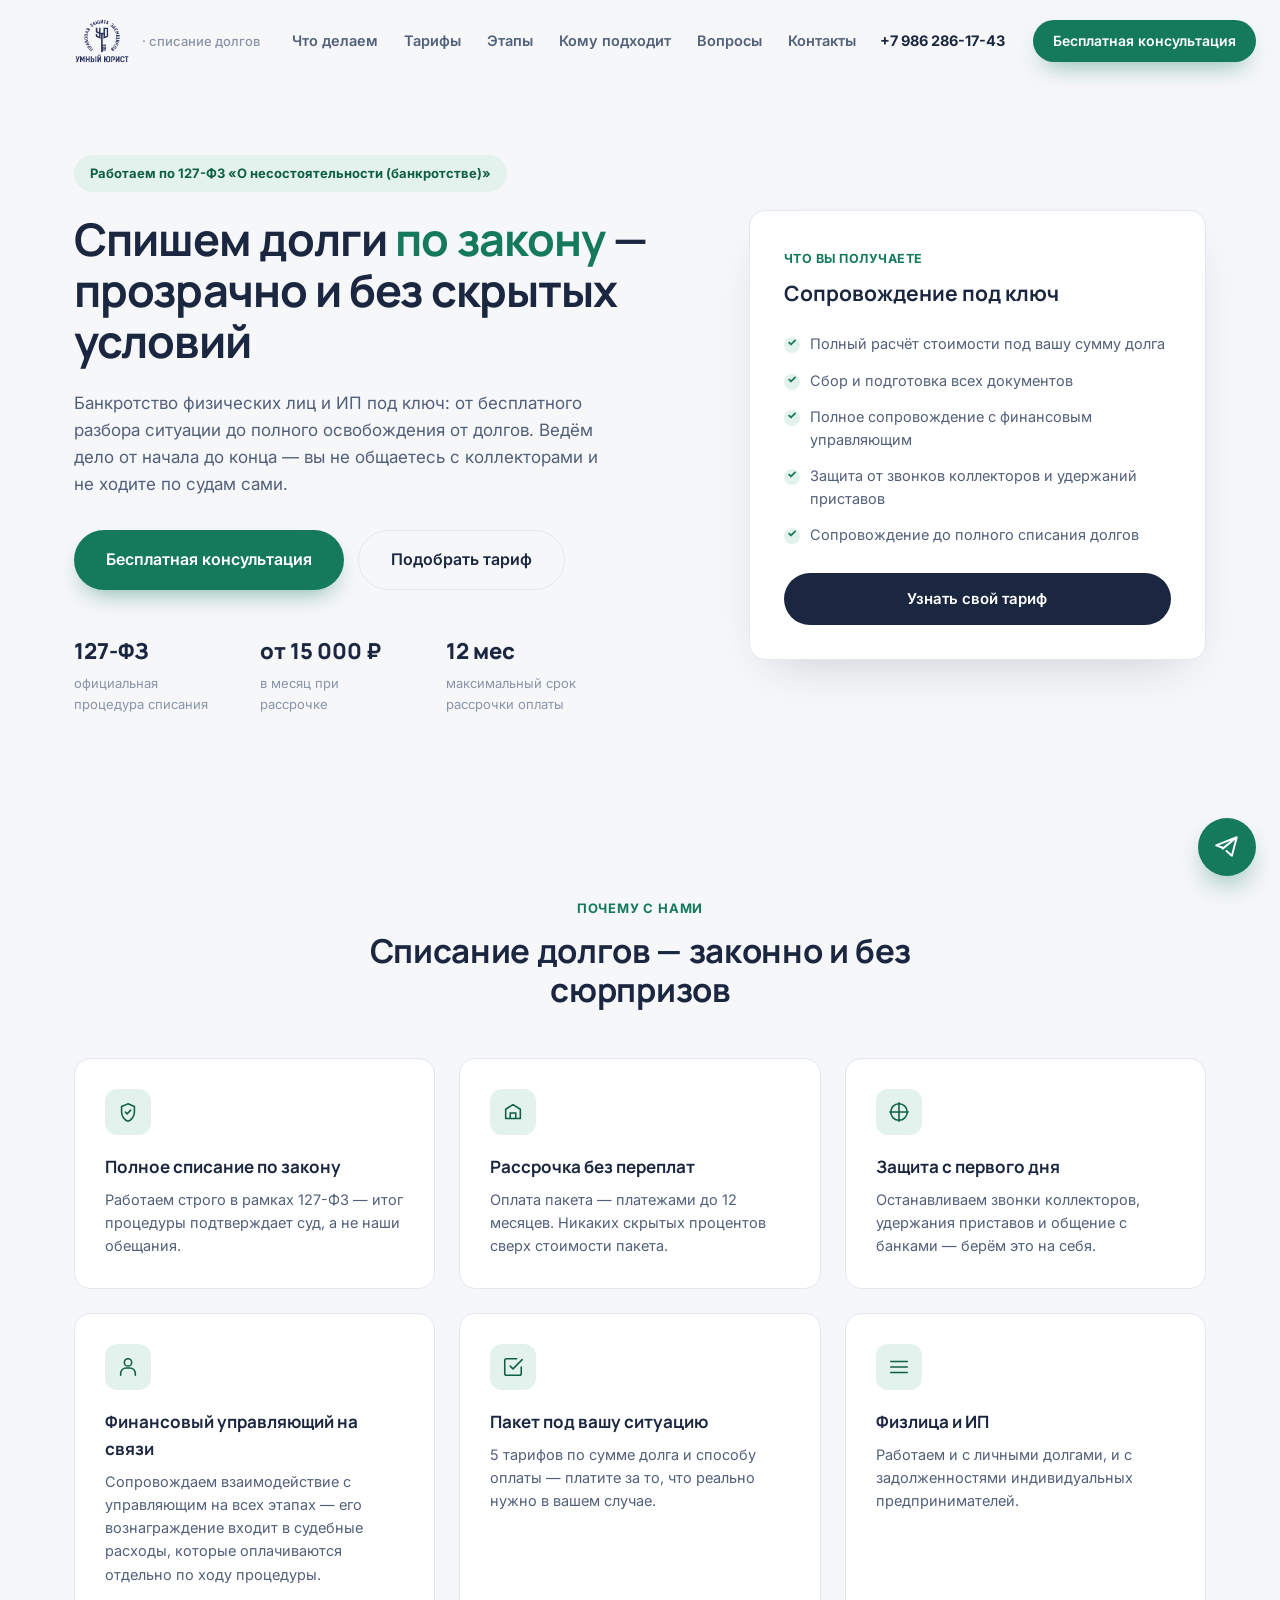
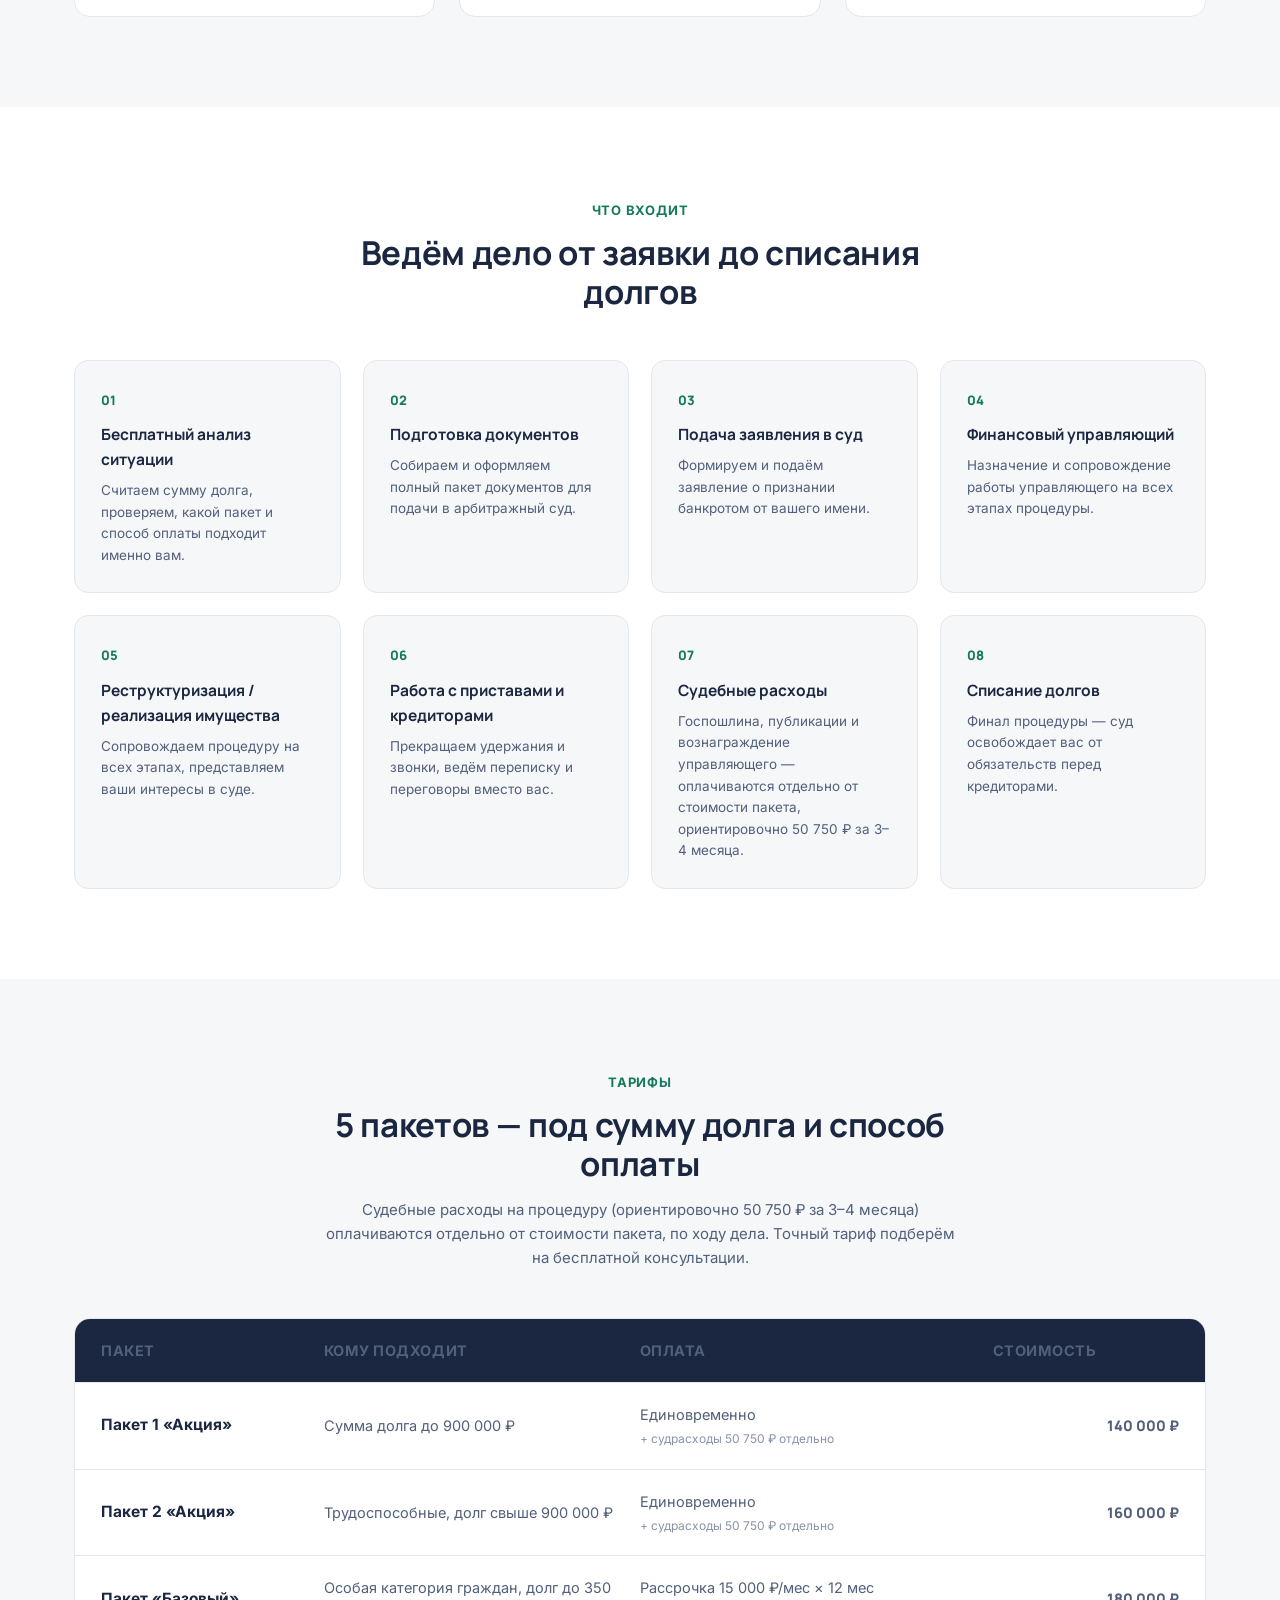
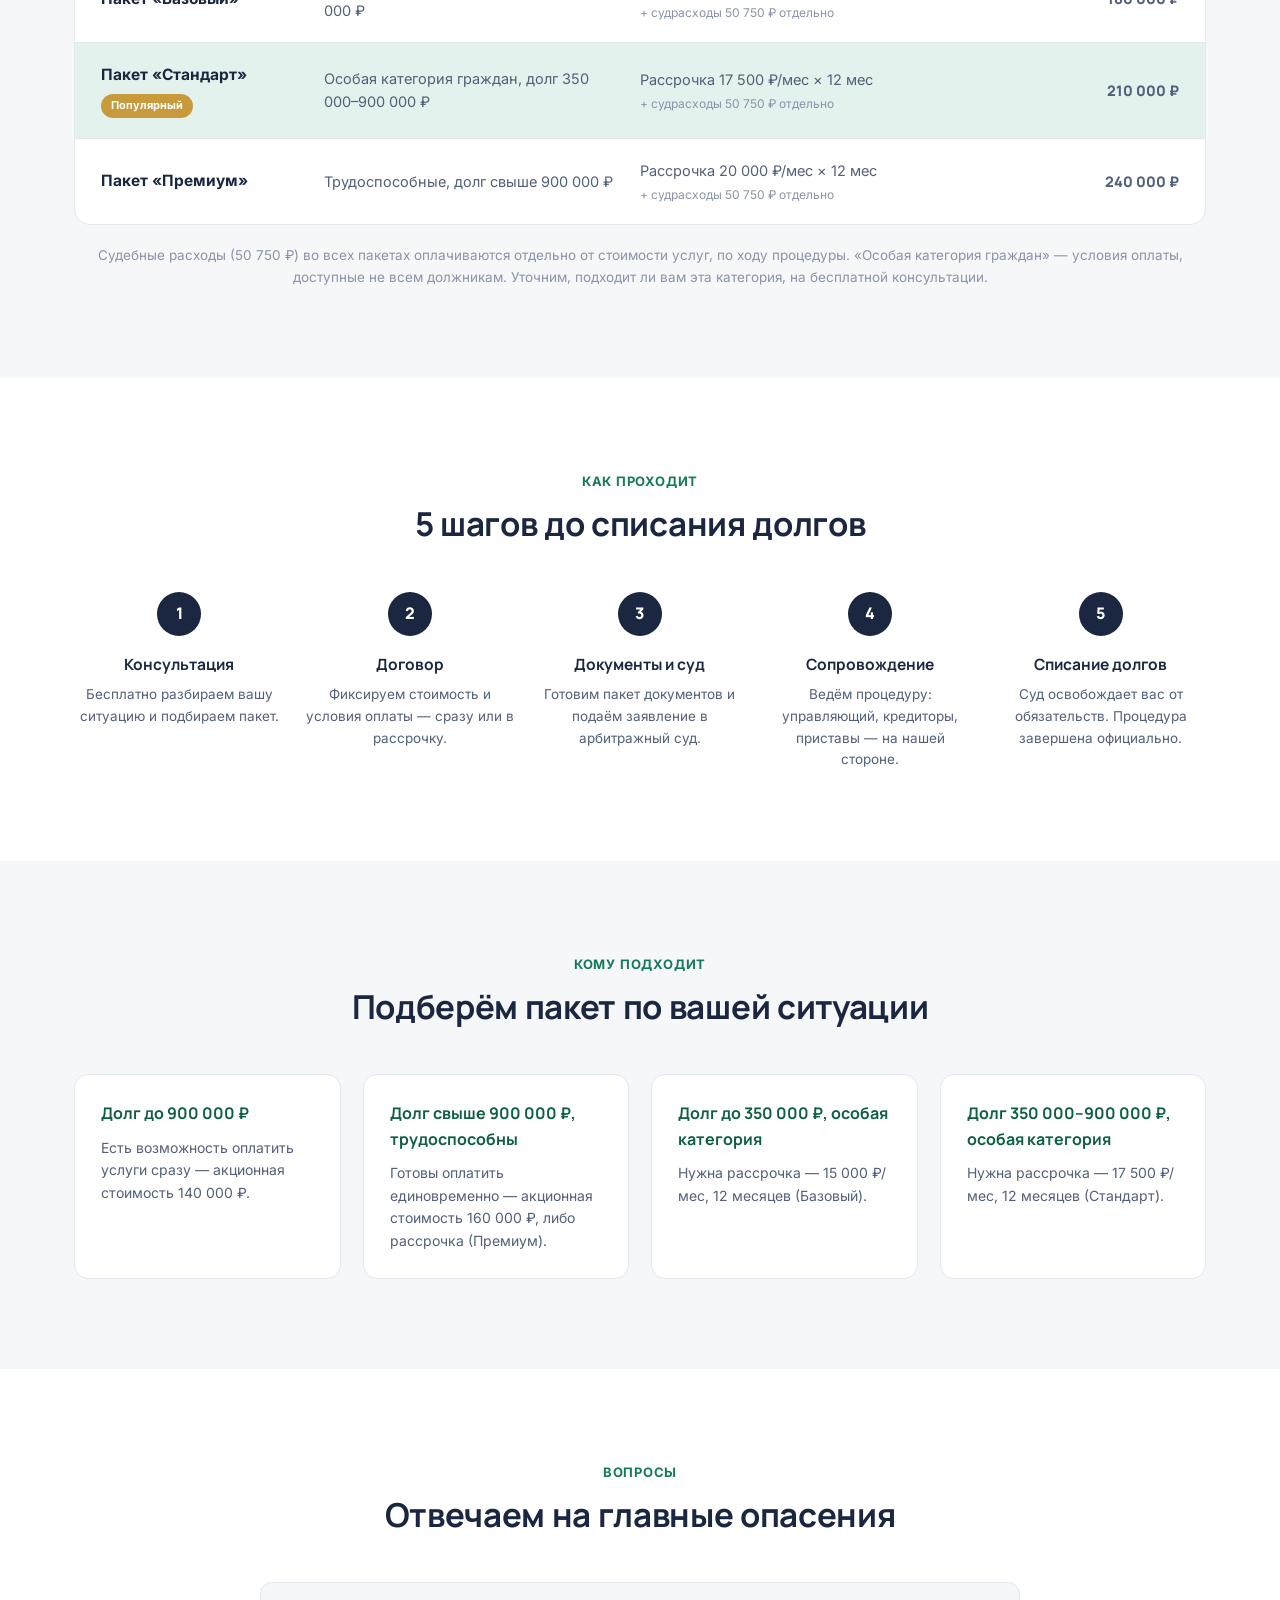
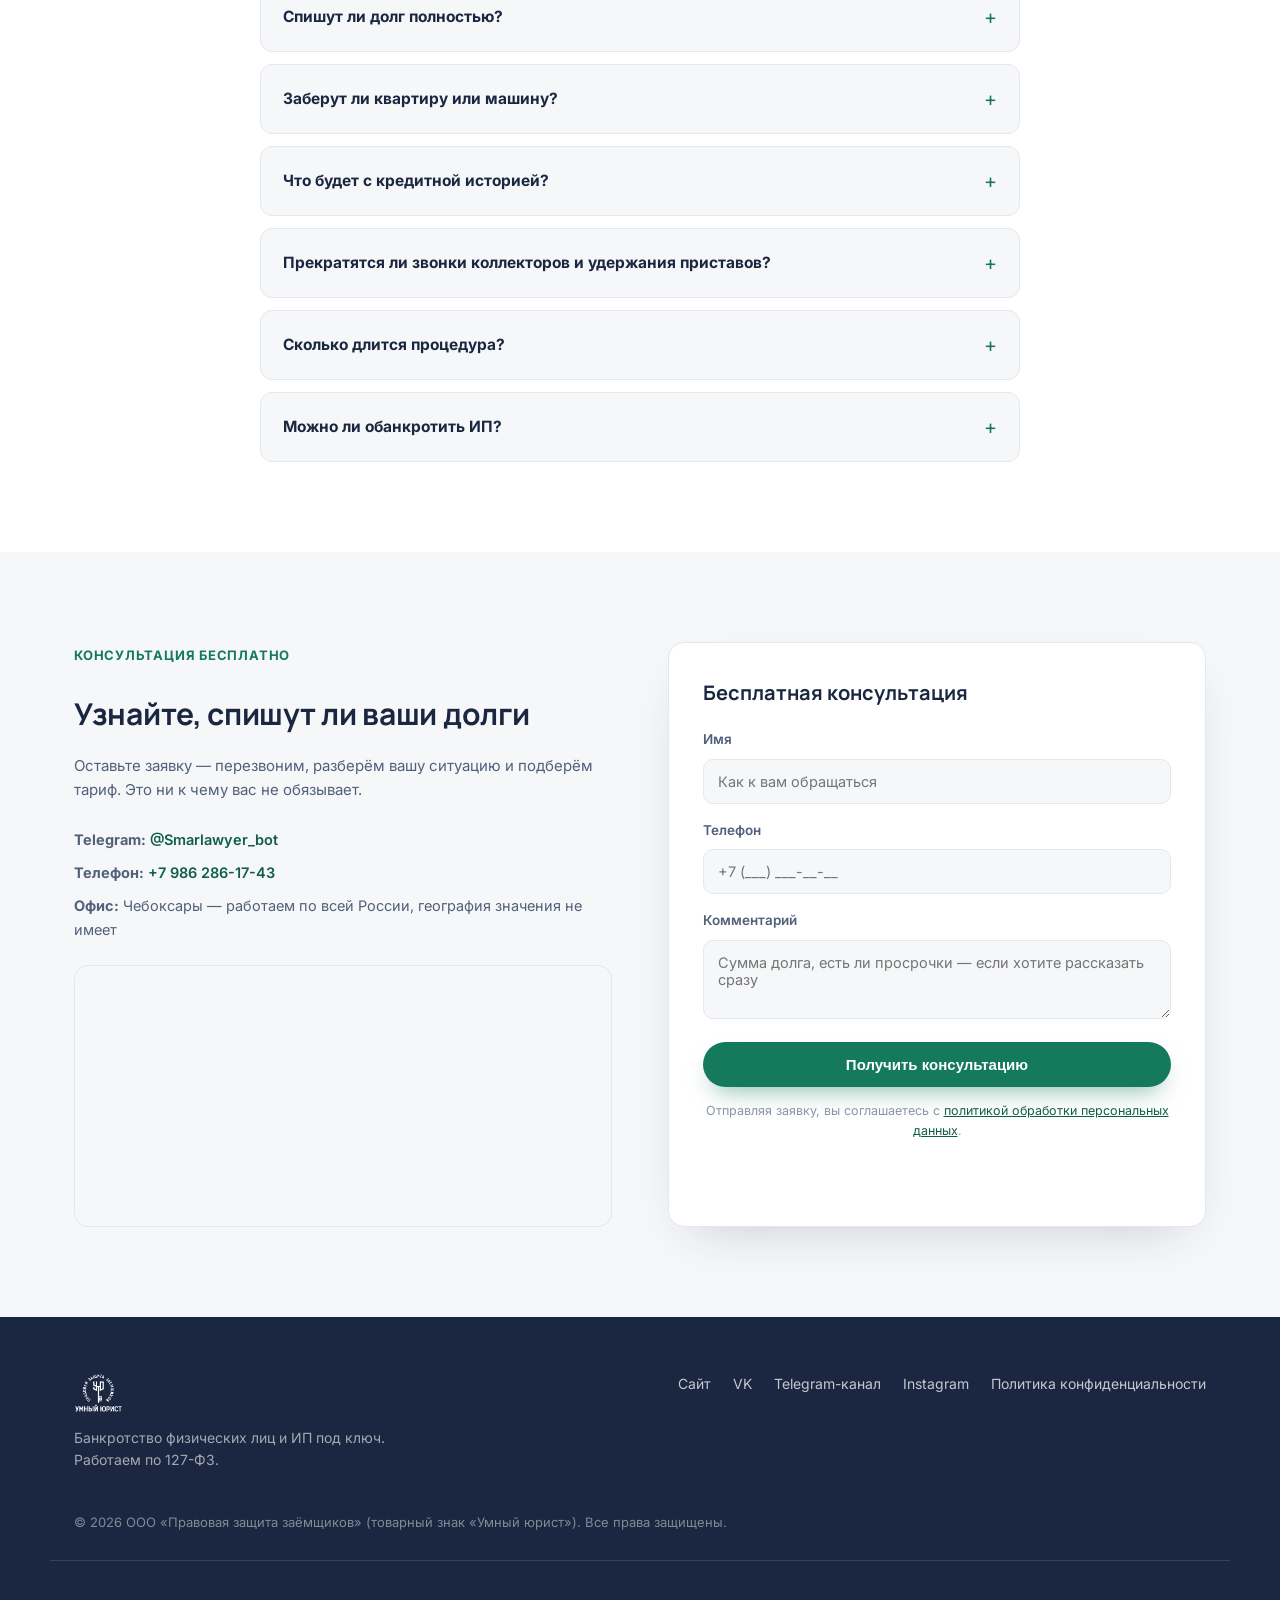
<file: index.html>
<!DOCTYPE html>
<html lang="ru">
<head>
<meta charset="UTF-8">
<meta name="viewport" content="width=device-width, initial-scale=1.0">
<title>Умный юрист — банкротство физических лиц и ИП под ключ</title>
<meta name="description" content="Законное списание долгов по 127-ФЗ. Банкротство физлиц и ИП под ключ: сбор документов, суд, финансовый управляющий, защита от коллекторов и приставов. Оплата единовременно или в рассрочку.">
<link rel="preconnect" href="https://fonts.googleapis.com">
<link rel="preconnect" href="https://fonts.gstatic.com" crossorigin>
<link href="https://fonts.googleapis.com/css2?family=Inter:wght@400;500;600;700;800&family=Manrope:wght@500;600;700;800&display=swap" rel="stylesheet">
<link rel="stylesheet" href="styles.css">
</head>
<body>

<!-- ===== HEADER ===== -->
<header class="header" id="header">
  <div class="container header__inner">
    <a href="#" class="logo">
      <img src="assets/logo-navy.png" alt="Умный юрист" class="logo__img">
      <span class="logo__suffix">· списание долгов</span>
    </a>
    <nav class="nav" id="nav">
      <a href="#services">Что делаем</a>
      <a href="#price">Тарифы</a>
      <a href="#process">Этапы</a>
      <a href="#fit">Кому подходит</a>
      <a href="#faq">Вопросы</a>
      <a href="#contact">Контакты</a>
    </nav>
    <a href="tel:+79862861743" class="header__phone">+7 986 286-17-43</a>
    <a href="#contact" class="btn btn--accent btn--sm"><span>Бесплатная консультация</span></a>
    <button class="burger" id="burger" aria-label="Меню"><span></span><span></span><span></span></button>
  </div>
</header>

<!-- ===== HERO ===== -->
<section class="hero" id="hero">
  <div class="container hero__inner">
    <div class="hero__content">
      <div class="hero__badge">Работаем по 127-ФЗ «О несостоятельности (банкротстве)»</div>
      <h1>Спишем долги <span>по закону</span> — прозрачно и без скрытых условий</h1>
      <p class="hero__lead">Банкротство физических лиц и ИП под ключ: от бесплатного разбора ситуации до полного освобождения от долгов. Ведём дело от начала до конца — вы не общаетесь с коллекторами и не ходите по судам сами.</p>
      <div class="hero__cta">
        <a href="#contact" class="btn btn--accent btn--lg"><span>Бесплатная консультация</span></a>
        <a href="#price" class="btn btn--ghost btn--lg"><span>Подобрать тариф</span></a>
      </div>
      <div class="hero__stats">
        <div class="stat"><span class="stat__num">127-ФЗ</span><span class="stat__label">официальная процедура списания</span></div>
        <div class="stat"><span class="stat__num">от 15 000 ₽</span><span class="stat__label">в месяц при рассрочке</span></div>
        <div class="stat"><span class="stat__num">12 мес</span><span class="stat__label">максимальный срок рассрочки оплаты</span></div>
      </div>
    </div>
    <div class="hero__card">
      <div class="hero__card-top">
        <span class="hero__card-tag">Что вы получаете</span>
        <h3>Сопровождение под ключ</h3>
      </div>
      <ul class="hero__card-list">
        <li>Полный расчёт стоимости под вашу сумму долга</li>
        <li>Сбор и подготовка всех документов</li>
        <li>Полное сопровождение с финансовым управляющим</li>
        <li>Защита от звонков коллекторов и удержаний приставов</li>
        <li>Сопровождение до полного списания долгов</li>
      </ul>
      <a href="#contact" class="btn btn--dark btn--block"><span>Узнать свой тариф</span></a>
    </div>
  </div>
</section>

<!-- ===== ADVANTAGES ===== -->
<section class="adv-section">
  <div class="container">
    <div class="section-head">
      <span class="section-tag">Почему с нами</span>
      <h2>Списание долгов — законно и без сюрпризов</h2>
    </div>
    <div class="adv-grid">
      <div class="adv">
        <div class="adv__icon"><svg viewBox="0 0 24 24" fill="none"><path d="M12 3l7 3v6c0 4.7-3 8.9-7 10-4-1.1-7-5.3-7-10V6l7-3z" stroke="currentColor" stroke-width="1.7"/><path d="M9 12l2 2 4-4" stroke="currentColor" stroke-width="1.7" stroke-linecap="round" stroke-linejoin="round"/></svg></div>
        <h3>Полное списание по закону</h3>
        <p>Работаем строго в рамках 127-ФЗ — итог процедуры подтверждает суд, а не наши обещания.</p>
      </div>
      <div class="adv">
        <div class="adv__icon"><svg viewBox="0 0 24 24" fill="none"><path d="M4 19h16M4 19V9l8-5 8 5v10" stroke="currentColor" stroke-width="1.7" stroke-linecap="round" stroke-linejoin="round"/><path d="M9 19v-6h6v6" stroke="currentColor" stroke-width="1.7"/></svg></div>
        <h3>Рассрочка без переплат</h3>
        <p>Оплата пакета — платежами до 12 месяцев. Никаких скрытых процентов сверх стоимости пакета.</p>
      </div>
      <div class="adv__icon-wrap"></div>
      <div class="adv">
        <div class="adv__icon"><svg viewBox="0 0 24 24" fill="none"><path d="M12 2v20M2 12h20" stroke="currentColor" stroke-width="1.7" stroke-linecap="round"/><circle cx="12" cy="12" r="9" stroke="currentColor" stroke-width="1.7"/></svg></div>
        <h3>Защита с первого дня</h3>
        <p>Останавливаем звонки коллекторов, удержания приставов и общение с банками — берём это на себя.</p>
      </div>
      <div class="adv">
        <div class="adv__icon"><svg viewBox="0 0 24 24" fill="none"><path d="M4 21v-2a6 6 0 016-6h4a6 6 0 016 6v2" stroke="currentColor" stroke-width="1.7" stroke-linecap="round"/><circle cx="12" cy="7" r="4" stroke="currentColor" stroke-width="1.7"/></svg></div>
        <h3>Финансовый управляющий на связи</h3>
        <p>Сопровождаем взаимодействие с управляющим на всех этапах — его вознаграждение входит в судебные расходы, которые оплачиваются отдельно по ходу процедуры.</p>
      </div>
      <div class="adv">
        <div class="adv__icon"><svg viewBox="0 0 24 24" fill="none"><path d="M9 11l3 3L22 4" stroke="currentColor" stroke-width="1.7" stroke-linecap="round" stroke-linejoin="round"/><path d="M21 12v7a2 2 0 01-2 2H5a2 2 0 01-2-2V5a2 2 0 012-2h11" stroke="currentColor" stroke-width="1.7" stroke-linecap="round"/></svg></div>
        <h3>Пакет под вашу ситуацию</h3>
        <p>5 тарифов по сумме долга и способу оплаты — платите за то, что реально нужно в вашем случае.</p>
      </div>
      <div class="adv">
        <div class="adv__icon"><svg viewBox="0 0 24 24" fill="none"><path d="M3 12h18M3 6h18M3 18h18" stroke="currentColor" stroke-width="1.7" stroke-linecap="round"/></svg></div>
        <h3>Физлица и ИП</h3>
        <p>Работаем и с личными долгами, и с задолженностями индивидуальных предпринимателей.</p>
      </div>
    </div>
  </div>
</section>

<!-- ===== SERVICES / WHAT WE DO ===== -->
<section class="services" id="services">
  <div class="container">
    <div class="section-head">
      <span class="section-tag">Что входит</span>
      <h2>Ведём дело от заявки до списания долгов</h2>
    </div>
    <div class="services-grid">
      <div class="service"><span class="service__num">01</span><h3>Бесплатный анализ ситуации</h3><p>Считаем сумму долга, проверяем, какой пакет и способ оплаты подходит именно вам.</p></div>
      <div class="service"><span class="service__num">02</span><h3>Подготовка документов</h3><p>Собираем и оформляем полный пакет документов для подачи в арбитражный суд.</p></div>
      <div class="service"><span class="service__num">03</span><h3>Подача заявления в суд</h3><p>Формируем и подаём заявление о признании банкротом от вашего имени.</p></div>
      <div class="service"><span class="service__num">04</span><h3>Финансовый управляющий</h3><p>Назначение и сопровождение работы управляющего на всех этапах процедуры.</p></div>
      <div class="service"><span class="service__num">05</span><h3>Реструктуризация / реализация имущества</h3><p>Сопровождаем процедуру на всех этапах, представляем ваши интересы в суде.</p></div>
      <div class="service"><span class="service__num">06</span><h3>Работа с приставами и кредиторами</h3><p>Прекращаем удержания и звонки, ведём переписку и переговоры вместо вас.</p></div>
      <div class="service"><span class="service__num">07</span><h3>Судебные расходы</h3><p>Госпошлина, публикации и вознаграждение управляющего — оплачиваются отдельно от стоимости пакета, ориентировочно 50 750 ₽ за 3–4 месяца.</p></div>
      <div class="service"><span class="service__num">08</span><h3>Списание долгов</h3><p>Финал процедуры — суд освобождает вас от обязательств перед кредиторами.</p></div>
    </div>
  </div>
</section>

<!-- ===== PRICE ===== -->
<section class="price" id="price">
  <div class="container">
    <div class="section-head">
      <span class="section-tag">Тарифы</span>
      <h2>5 пакетов — под сумму долга и способ оплаты</h2>
      <p class="section-sub">Судебные расходы на процедуру (ориентировочно 50 750 ₽ за 3–4 месяца) оплачиваются отдельно от стоимости пакета, по ходу дела. Точный тариф подберём на бесплатной консультации.</p>
    </div>
    <div class="price-table">
      <div class="price-row price-row--head">
        <div>Пакет</div>
        <div>Кому подходит</div>
        <div>Оплата</div>
        <div>Стоимость</div>
      </div>
      <div class="price-row">
        <div data-label="Пакет"><strong>Пакет 1 «Акция»</strong></div>
        <div data-label="Кому подходит">Сумма долга до 900 000 ₽</div>
        <div data-label="Оплата">Единовременно<span class="price-row__note">+ судрасходы 50 750 ₽ отдельно</span></div>
        <div data-label="Стоимость" class="price-row__sum">140 000 ₽</div>
      </div>
      <div class="price-row">
        <div data-label="Пакет"><strong>Пакет 2 «Акция»</strong></div>
        <div data-label="Кому подходит">Трудоспособные, долг свыше 900 000 ₽</div>
        <div data-label="Оплата">Единовременно<span class="price-row__note">+ судрасходы 50 750 ₽ отдельно</span></div>
        <div data-label="Стоимость" class="price-row__sum">160 000 ₽</div>
      </div>
      <div class="price-row">
        <div data-label="Пакет"><strong>Пакет «Базовый»</strong></div>
        <div data-label="Кому подходит">Особая категория граждан, долг до 350 000 ₽</div>
        <div data-label="Оплата">Рассрочка 15 000 ₽/мес × 12 мес<span class="price-row__note">+ судрасходы 50 750 ₽ отдельно</span></div>
        <div data-label="Стоимость" class="price-row__sum">180 000 ₽</div>
      </div>
      <div class="price-row price-row--accent">
        <div data-label="Пакет"><strong>Пакет «Стандарт»</strong><span class="price-row__badge">Популярный</span></div>
        <div data-label="Кому подходит">Особая категория граждан, долг 350 000–900 000 ₽</div>
        <div data-label="Оплата">Рассрочка 17 500 ₽/мес × 12 мес<span class="price-row__note">+ судрасходы 50 750 ₽ отдельно</span></div>
        <div data-label="Стоимость" class="price-row__sum">210 000 ₽</div>
      </div>
      <div class="price-row">
        <div data-label="Пакет"><strong>Пакет «Премиум»</strong></div>
        <div data-label="Кому подходит">Трудоспособные, долг свыше 900 000 ₽</div>
        <div data-label="Оплата">Рассрочка 20 000 ₽/мес × 12 мес<span class="price-row__note">+ судрасходы 50 750 ₽ отдельно</span></div>
        <div data-label="Стоимость" class="price-row__sum">240 000 ₽</div>
      </div>
    </div>
    <p class="price-note">Судебные расходы (50 750 ₽) во всех пакетах оплачиваются отдельно от стоимости услуг, по ходу процедуры. «Особая категория граждан» — условия оплаты, доступные не всем должникам. Уточним, подходит ли вам эта категория, на бесплатной консультации.</p>
  </div>
</section>

<!-- ===== PROCESS ===== -->
<section class="process" id="process">
  <div class="container">
    <div class="section-head">
      <span class="section-tag">Как проходит</span>
      <h2>5 шагов до списания долгов</h2>
    </div>
    <div class="steps">
      <div class="step"><span class="step__num">1</span><h3>Консультация</h3><p>Бесплатно разбираем вашу ситуацию и подбираем пакет.</p></div>
      <div class="step"><span class="step__num">2</span><h3>Договор</h3><p>Фиксируем стоимость и условия оплаты — сразу или в рассрочку.</p></div>
      <div class="step"><span class="step__num">3</span><h3>Документы и суд</h3><p>Готовим пакет документов и подаём заявление в арбитражный суд.</p></div>
      <div class="step"><span class="step__num">4</span><h3>Сопровождение</h3><p>Ведём процедуру: управляющий, кредиторы, приставы — на нашей стороне.</p></div>
      <div class="step"><span class="step__num">5</span><h3>Списание долгов</h3><p>Суд освобождает вас от обязательств. Процедура завершена официально.</p></div>
    </div>
  </div>
</section>

<!-- ===== WHO FITS ===== -->
<section class="fit" id="fit">
  <div class="container">
    <div class="section-head">
      <span class="section-tag">Кому подходит</span>
      <h2>Подберём пакет по вашей ситуации</h2>
    </div>
    <div class="fit-grid">
      <div class="fit-card">
        <h3>Долг до 900 000 ₽</h3>
        <p>Есть возможность оплатить услуги сразу — акционная стоимость 140 000 ₽.</p>
      </div>
      <div class="fit-card">
        <h3>Долг свыше 900 000 ₽, трудоспособны</h3>
        <p>Готовы оплатить единовременно — акционная стоимость 160 000 ₽, либо рассрочка (Премиум).</p>
      </div>
      <div class="fit-card">
        <h3>Долг до 350 000 ₽, особая категория</h3>
        <p>Нужна рассрочка — 15 000 ₽/мес, 12 месяцев (Базовый).</p>
      </div>
      <div class="fit-card">
        <h3>Долг 350 000–900 000 ₽, особая категория</h3>
        <p>Нужна рассрочка — 17 500 ₽/мес, 12 месяцев (Стандарт).</p>
      </div>
    </div>
  </div>
</section>

<!-- ===== FAQ ===== -->
<section class="faq" id="faq">
  <div class="container">
    <div class="section-head">
      <span class="section-tag">Вопросы</span>
      <h2>Отвечаем на главные опасения</h2>
    </div>
    <div class="faq__list">
      <details class="faq__item">
        <summary>Спишут ли долг полностью?</summary>
        <p>Да, при завершении процедуры банкротства суд освобождает вас от обязательств перед кредиторами, включёнными в дело — это и есть цель процедуры.</p>
      </details>
      <details class="faq__item">
        <summary>Заберут ли квартиру или машину?</summary>
        <p>Единственное жильё не подлежит реализации. Что именно происходит с остальным имуществом — разбираем индивидуально на консультации, это зависит от вашей ситуации.</p>
      </details>
      <details class="faq__item">
        <summary>Что будет с кредитной историей?</summary>
        <p>Факт банкротства фиксируется в кредитной истории, но текущие долги перестают числиться как просроченные — они списаны по решению суда.</p>
      </details>
      <details class="faq__item">
        <summary>Прекратятся ли звонки коллекторов и удержания приставов?</summary>
        <p>Да, с момента введения процедуры взыскание и удержания приостанавливаются — это одна из целей всей процедуры банкротства.</p>
      </details>
      <details class="faq__item">
        <summary>Сколько длится процедура?</summary>
        <p>В среднем процедура занимает 9–12 месяцев. Иногда дольше — если дольше вносятся платежи по судебным расходам, у должника несколько видов имущества или судья загружен. Точный срок всегда индивидуален, обсудим на консультации.</p>
      </details>
      <details class="faq__item">
        <summary>Можно ли обанкротить ИП?</summary>
        <p>Да, мы сопровождаем банкротство и физических лиц, и индивидуальных предпринимателей — включая долги перед контрагентами. Налоговые долги также могут быть списаны, но это не стопроцентная гарантия — зависит от вида задолженности и обстоятельств дела, разберём это на консультации.</p>
      </details>
    </div>
  </div>
</section>

<!-- ===== FORM + MAP ===== -->
<section class="contact" id="contact">
  <div class="container contact__inner">
    <div class="contact__info">
      <span class="section-tag">Консультация бесплатно</span>
      <h2>Узнайте, спишут ли ваши долги</h2>
      <p>Оставьте заявку — перезвоним, разберём вашу ситуацию и подберём тариф. Это ни к чему вас не обязывает.</p>
      <ul class="contact__list">
        <li><strong>Telegram:</strong> <a href="https://t.me/Smarlawyer_bot" target="_blank" rel="noopener">@Smarlawyer_bot</a></li>
        <li><strong>Телефон:</strong> <a href="tel:+79862861743">+7 986 286-17-43</a></li>
        <li><strong>Офис:</strong> Чебоксары — работаем по всей России, география значения не имеет</li>
      </ul>
      <div class="contact__map">
        <iframe src="https://yandex.ru/map-widget/v1/?ll=47.238887%2C56.132698&z=12" width="100%" height="260" frameborder="0"></iframe>
      </div>
    </div>
    <form class="form" id="leadForm">
      <h3>Бесплатная консультация</h3>
      <input type="text" name="_gotcha" style="display:none" tabindex="-1" autocomplete="off">
      <label>Имя<input type="text" name="name" placeholder="Как к вам обращаться" required></label>
      <label>Телефон<input type="tel" name="phone" placeholder="+7 (___) ___-__-__" required></label>
      <label>Комментарий<textarea name="comment" placeholder="Сумма долга, есть ли просрочки — если хотите рассказать сразу" rows="3"></textarea></label>
      <button type="submit" class="btn btn--accent btn--block"><span>Получить консультацию</span></button>
      <p class="form__note">Отправляя заявку, вы соглашаетесь с <a href="privacy.html">политикой обработки персональных данных</a>.</p>
    </form>
  </div>
</section>

<!-- ===== FOOTER ===== -->
<footer class="footer">
  <div class="container footer__inner">
    <div class="footer__brand">
      <img src="assets/logo-white.png" alt="Умный юрист" class="footer__logo-img">
      <p>Банкротство физических лиц и ИП под ключ. Работаем по 127-ФЗ.</p>
    </div>
    <div class="footer__links">
      <a href="https://moepravo.online/" target="_blank" rel="noopener">Сайт</a>
      <a href="https://vk.ru/moepravo_cheb" target="_blank" rel="noopener">VK</a>
      <a href="https://t.me/moepravo_cheb21" target="_blank" rel="noopener">Telegram-канал</a>
      <a href="https://www.instagram.com/moepravo_cheb" target="_blank" rel="noopener">Instagram</a>
      <a href="privacy.html">Политика конфиденциальности</a>
    </div>
    <div class="footer__bottom">© <span id="year"></span> ООО «Правовая защита заёмщиков» (товарный знак «Умный юрист»). Все права защищены.</div>
  </div>
</footer>

<a href="https://t.me/Smarlawyer_bot" target="_blank" rel="noopener" class="fab" aria-label="Написать в Telegram">
  <svg viewBox="0 0 24 24" fill="none" width="26" height="26"><path d="M21 3L2 10.5l6 2.2m13-9.7L16.5 20l-5-4.3m9.5-12.7L8 13.5" stroke="#fff" stroke-width="1.8" stroke-linecap="round" stroke-linejoin="round"/></svg>
</a>

<script src="script.js"></script>
</body>
</html>
</file>
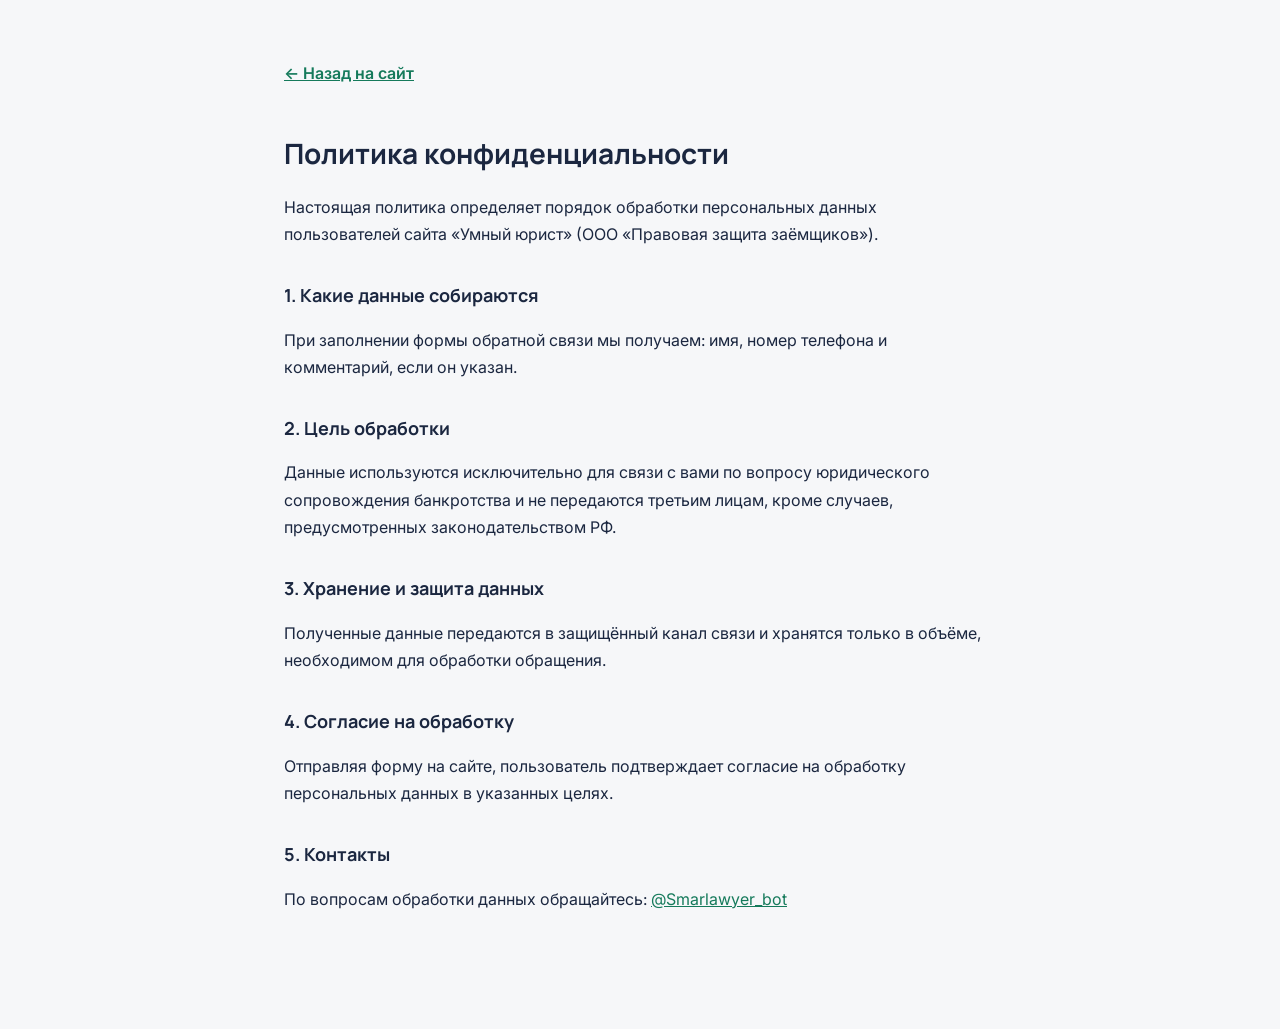
<file: privacy.html>
<!DOCTYPE html>
<html lang="ru">
<head>
<meta charset="UTF-8">
<meta name="viewport" content="width=device-width, initial-scale=1.0">
<title>Политика конфиденциальности — Умный юрист</title>
<link href="https://fonts.googleapis.com/css2?family=Inter:wght@400;500;600;700&family=Manrope:wght@700;800&display=swap" rel="stylesheet">
<style>
  * { box-sizing: border-box; }
  body { font-family: 'Inter', sans-serif; max-width: 760px; margin: 0 auto; padding: 60px 24px 100px; color: #1b2740; line-height: 1.7; background: #f6f7f9; }
  h1 { font-family: 'Manrope', sans-serif; font-size: 28px; margin-bottom: 8px; }
  h2 { font-family: 'Manrope', sans-serif; font-size: 18px; margin: 32px 0 10px; }
  a { color: #157a5b; }
  .back { display: inline-block; margin-bottom: 24px; font-weight: 600; }
</style>
</head>
<body>
  <a href="index.html" class="back">← Назад на сайт</a>
  <h1>Политика конфиденциальности</h1>
  <p>Настоящая политика определяет порядок обработки персональных данных пользователей сайта «Умный юрист» (ООО «Правовая защита заёмщиков»).</p>

  <h2>1. Какие данные собираются</h2>
  <p>При заполнении формы обратной связи мы получаем: имя, номер телефона и комментарий, если он указан.</p>

  <h2>2. Цель обработки</h2>
  <p>Данные используются исключительно для связи с вами по вопросу юридического сопровождения банкротства и не передаются третьим лицам, кроме случаев, предусмотренных законодательством РФ.</p>

  <h2>3. Хранение и защита данных</h2>
  <p>Полученные данные передаются в защищённый канал связи и хранятся только в объёме, необходимом для обработки обращения.</p>

  <h2>4. Согласие на обработку</h2>
  <p>Отправляя форму на сайте, пользователь подтверждает согласие на обработку персональных данных в указанных целях.</p>

  <h2>5. Контакты</h2>
  <p>По вопросам обработки данных обращайтесь: <a href="https://t.me/Smarlawyer_bot" target="_blank" rel="noopener">@Smarlawyer_bot</a></p>
</body>
</html>
</file>
<file: styles.css>
* { margin: 0; padding: 0; box-sizing: border-box; }

:root {
  --bg: #f6f7f9;
  --surface: #ffffff;
  --surface-2: #eef1f5;
  --ink: #1b2740;
  --ink-soft: #52607a;
  --ink-faint: #8a94a8;
  --accent: #157a5b;
  --accent-dark: #0f5f47;
  --accent-soft: #e3f2ec;
  --gold: #c99a3c;
  --border: #e3e7ee;
  --radius: 16px;
  --shadow: 0 20px 50px -25px rgba(27, 39, 64, 0.25);
  --font-head: 'Manrope', sans-serif;
  --font-body: 'Inter', sans-serif;
}

html { scroll-behavior: smooth; }

body {
  font-family: var(--font-body);
  background: var(--bg);
  color: var(--ink);
  line-height: 1.6;
  -webkit-font-smoothing: antialiased;
}

h1, h2, h3, .logo__text { font-family: var(--font-head); color: var(--ink); }

.container { max-width: 1180px; margin: 0 auto; padding: 0 24px; }

a { text-decoration: none; color: inherit; }
ul { list-style: none; }
img { max-width: 100%; display: block; }

.btn {
  display: inline-flex; align-items: center; justify-content: center;
  padding: 14px 26px; border-radius: 999px; font-weight: 600; font-size: 15px;
  border: none; cursor: pointer; transition: transform .18s ease, box-shadow .18s ease, background .18s ease;
  white-space: nowrap;
}
.btn--accent { background: var(--accent); color: #fff; box-shadow: 0 12px 24px -10px rgba(21,122,91,0.55); }
.btn--accent:hover { background: var(--accent-dark); transform: translateY(-1px); }
.btn--ghost { background: transparent; color: var(--ink); border: 1.5px solid var(--border); }
.btn--ghost:hover { border-color: var(--accent); color: var(--accent); }
.btn--dark { background: var(--ink); color: #fff; }
.btn--dark:hover { background: #0f1930; }
.btn--sm { padding: 10px 20px; font-size: 14px; }
.btn--lg { padding: 16px 32px; font-size: 16px; }
.btn--block { width: 100%; }

/* ===== HEADER ===== */
.header { position: sticky; top: 0; z-index: 100; background: rgba(246,247,249,0.9); backdrop-filter: blur(10px); border-bottom: 1px solid transparent; transition: border-color .2s ease, box-shadow .2s ease; }
.header.scrolled { border-color: var(--border); box-shadow: 0 8px 24px -20px rgba(27,39,64,0.4); }
.header__inner { display: flex; align-items: center; gap: 24px; min-width: 0; height: 82px; }
.logo { display: flex; align-items: center; gap: 12px; flex-shrink: 0; }
.logo__img { height: 46px; width: auto; flex-shrink: 0; }
.logo__text { font-weight: 800; font-size: 18px; letter-spacing: -0.01em; }
.logo__suffix { font-weight: 500; font-size: 13px; color: var(--ink-faint); white-space: nowrap; }
.nav { display: flex; align-items: center; gap: 26px; margin-left: 8px; }
.nav a { font-size: 14.5px; font-weight: 600; color: var(--ink-soft); white-space: nowrap; }
.nav a:hover { color: var(--accent); }
.header__phone { font-weight: 700; font-size: 14.5px; margin-left: auto; white-space: nowrap; }
.header .btn--sm { margin-left: 4px; }
.burger { display: none; flex-direction: column; gap: 5px; background: none; border: none; cursor: pointer; padding: 8px; }
.burger span { width: 22px; height: 2px; background: var(--ink); border-radius: 2px; transition: transform .2s ease, opacity .2s ease; }

/* ===== HERO ===== */
.hero { padding: 72px 0 90px; }
.hero__inner { display: grid; grid-template-columns: 1.15fr 0.85fr; gap: 56px; align-items: center; }
.hero__badge { display: inline-flex; align-items: center; padding: 8px 16px; border-radius: 999px; background: var(--accent-soft); color: var(--accent-dark); font-weight: 700; font-size: 13px; margin-bottom: 22px; }
.hero h1 { font-size: 45px; line-height: 1.14; letter-spacing: -0.02em; margin-bottom: 22px; }
.hero h1 span { color: var(--accent); }
.hero__lead { font-size: 17px; color: var(--ink-soft); max-width: 540px; margin-bottom: 32px; }
.hero__cta { display: flex; gap: 14px; flex-wrap: wrap; margin-bottom: 44px; }
.hero__stats { display: flex; gap: 36px; flex-wrap: wrap; }
.stat { display: flex; flex-direction: column; gap: 4px; }
.stat__num { font-family: var(--font-head); font-weight: 800; font-size: 22px; color: var(--ink); }
.stat__label { font-size: 13px; color: var(--ink-faint); max-width: 150px; }

.hero__card { background: var(--surface); border-radius: var(--radius); padding: 34px; box-shadow: var(--shadow); border: 1px solid var(--border); }
.hero__card-top { margin-bottom: 18px; }
.hero__card-tag { font-size: 12.5px; font-weight: 700; color: var(--accent); text-transform: uppercase; letter-spacing: 0.04em; }
.hero__card h3 { font-size: 21px; margin-top: 6px; }
.hero__card-list { display: flex; flex-direction: column; gap: 13px; margin: 22px 0 26px; }
.hero__card-list li { position: relative; padding-left: 26px; font-size: 14.5px; color: var(--ink-soft); }
.hero__card-list li::before { content: ''; position: absolute; left: 0; top: 5px; width: 16px; height: 16px; border-radius: 50%; background: var(--accent-soft); }
.hero__card-list li::after { content: '✓'; position: absolute; left: 3px; top: 2px; font-size: 11px; font-weight: 800; color: var(--accent); }

/* ===== SECTION HEAD ===== */
.section-head { max-width: 640px; margin: 0 auto 48px; text-align: center; }
.section-tag { display: inline-block; font-size: 13px; font-weight: 700; color: var(--accent); text-transform: uppercase; letter-spacing: 0.06em; margin-bottom: 12px; }
.section-head h2 { font-size: 33px; letter-spacing: -0.01em; line-height: 1.2; }
.section-sub { margin-top: 14px; color: var(--ink-soft); font-size: 15px; }

/* ===== ADVANTAGES ===== */
.adv-section { padding: 90px 0; }
.adv-grid { display: grid; grid-template-columns: repeat(3, 1fr); gap: 24px; }
.adv { background: var(--surface); border: 1px solid var(--border); border-radius: var(--radius); padding: 30px; }
.adv__icon { width: 46px; height: 46px; border-radius: 12px; background: var(--accent-soft); color: var(--accent-dark); display: flex; align-items: center; justify-content: center; margin-bottom: 18px; }
.adv__icon svg { width: 22px; height: 22px; }
.adv h3 { font-size: 17px; margin-bottom: 8px; }
.adv p { font-size: 14.5px; color: var(--ink-soft); }
.adv__icon-wrap { display: none; }

/* ===== SERVICES ===== */
.services { padding: 90px 0; background: var(--surface); }
.services-grid { display: grid; grid-template-columns: repeat(4, 1fr); gap: 22px; }
.service { padding: 26px; border-radius: 14px; background: var(--bg); border: 1px solid var(--border); }
.service__num { font-family: var(--font-head); font-weight: 800; font-size: 13px; color: var(--accent); }
.service h3 { font-size: 15.5px; margin: 10px 0 8px; }
.service p { font-size: 13.5px; color: var(--ink-soft); }

/* ===== PRICE ===== */
.price { padding: 90px 0; }
.price-table { border: 1px solid var(--border); border-radius: var(--radius); overflow: hidden; background: var(--surface); }
.price-row { display: grid; grid-template-columns: 1.1fr 1.6fr 1.8fr 1fr; gap: 18px; padding: 20px 26px; align-items: center; border-bottom: 1px solid var(--border); }
.price-row:last-child { border-bottom: none; }
.price-row--head { background: var(--ink); color: #fff; font-weight: 700; font-size: 13px; text-transform: uppercase; letter-spacing: 0.04em; }
.price-row--accent { background: var(--accent-soft); }
.price-row div { font-size: 14.5px; color: var(--ink-soft); }
.price-row strong { color: var(--ink); font-size: 15.5px; display: block; }
.price-row__sum { font-family: var(--font-head); font-weight: 800; font-size: 18px; color: var(--accent-dark); text-align: right; }
.price-row__note { display: block; font-size: 12px; color: var(--ink-faint); margin-top: 3px; }
.price-row__badge { display: inline-block; margin-top: 6px; padding: 3px 10px; border-radius: 999px; background: var(--gold); color: #fff; font-size: 11px; font-weight: 700; }
.price-note { margin-top: 20px; font-size: 13.5px; color: var(--ink-faint); text-align: center; }

/* ===== PROCESS ===== */
.process { padding: 90px 0; background: var(--surface); }
.steps { display: grid; grid-template-columns: repeat(5, 1fr); gap: 20px; }
.step { text-align: center; }
.step__num { display: flex; align-items: center; justify-content: center; width: 44px; height: 44px; border-radius: 50%; background: var(--ink); color: #fff; font-family: var(--font-head); font-weight: 800; margin: 0 auto 16px; }
.step h3 { font-size: 15.5px; margin-bottom: 8px; }
.step p { font-size: 13.5px; color: var(--ink-soft); }

/* ===== FIT ===== */
.fit { padding: 90px 0; }
.fit-grid { display: grid; grid-template-columns: repeat(4, 1fr); gap: 22px; }
.fit-card { background: var(--surface); border: 1px solid var(--border); border-radius: 14px; padding: 26px; }
.fit-card h3 { font-size: 16px; margin-bottom: 10px; color: var(--accent-dark); }
.fit-card p { font-size: 14px; color: var(--ink-soft); }

/* ===== FAQ ===== */
.faq { padding: 90px 0; background: var(--surface); }
.faq__list { max-width: 760px; margin: 0 auto; display: flex; flex-direction: column; gap: 12px; }
.faq__item { background: var(--bg); border: 1px solid var(--border); border-radius: 12px; padding: 18px 22px; }
.faq__item summary { cursor: pointer; font-weight: 700; font-size: 15.5px; list-style: none; display: flex; justify-content: space-between; align-items: center; }
.faq__item summary::-webkit-details-marker { display: none; }
.faq__item summary::after { content: '+'; font-size: 20px; color: var(--accent); font-weight: 400; margin-left: 12px; }
.faq__item[open] summary::after { content: '−'; }
.faq__item p { margin-top: 14px; color: var(--ink-soft); font-size: 14.5px; }

/* ===== CONTACT ===== */
.contact { padding: 90px 0; }
.contact__inner { display: grid; grid-template-columns: 1fr 1fr; gap: 56px; }
.contact__info h2 { font-size: 30px; margin: 12px 0 16px; letter-spacing: -0.01em; }
.contact__info p { color: var(--ink-soft); font-size: 15px; margin-bottom: 26px; }
.contact__list { display: flex; flex-direction: column; gap: 10px; margin-bottom: 24px; }
.contact__list li { font-size: 14.5px; color: var(--ink-soft); }
.contact__list a { color: var(--accent-dark); font-weight: 600; }
.contact__map { border-radius: 14px; overflow: hidden; border: 1px solid var(--border); }
.contact__map iframe { display: block; filter: grayscale(15%); }

.form { background: var(--surface); border: 1px solid var(--border); border-radius: var(--radius); padding: 34px; box-shadow: var(--shadow); }
.form h3 { font-size: 20px; margin-bottom: 20px; }
.form label { display: block; font-size: 13.5px; font-weight: 600; color: var(--ink-soft); margin-bottom: 16px; }
.form input, .form textarea { width: 100%; margin-top: 8px; padding: 13px 14px; border-radius: 10px; border: 1.5px solid var(--border); font-family: var(--font-body); font-size: 14.5px; color: var(--ink); background: var(--bg); resize: vertical; }
.form input:focus, .form textarea:focus { outline: none; border-color: var(--accent); }
.form__note { margin-top: 14px; font-size: 12.5px; color: var(--ink-faint); text-align: center; }
.form__note a { color: var(--accent-dark); text-decoration: underline; }

/* ===== FOOTER ===== */
.footer { background: var(--ink); color: #fff; padding: 56px 0 28px; }
.footer__inner { display: flex; justify-content: space-between; gap: 40px; flex-wrap: wrap; padding-bottom: 28px; border-bottom: 1px solid rgba(255,255,255,0.12); margin-bottom: 22px; }
.footer__logo-img { height: 40px; width: auto; }
.footer__brand p { margin-top: 14px; color: rgba(255,255,255,0.6); font-size: 14px; max-width: 320px; }
.footer__links { display: flex; gap: 22px; flex-wrap: wrap; align-items: flex-start; }
.footer__links a { font-size: 14px; color: rgba(255,255,255,0.75); }
.footer__links a:hover { color: #fff; }
.footer__bottom { font-size: 13px; color: rgba(255,255,255,0.45); }

/* ===== FAB ===== */
.fab { position: fixed; right: 24px; bottom: 24px; width: 58px; height: 58px; border-radius: 50%; background: var(--accent); display: flex; align-items: center; justify-content: center; box-shadow: 0 14px 30px -10px rgba(21,122,91,0.6); z-index: 90; transition: transform .18s ease; }
.fab:hover { transform: scale(1.06); }

/* ===== REVEAL ===== */
.reveal { opacity: 0; transform: translateY(18px); transition: opacity .6s ease, transform .6s ease; }
.reveal.is-visible { opacity: 1; transform: translateY(0); }

/* ===== BREAKPOINTS ===== */
@media (max-width: 1180px) {
  .nav { gap: 18px; }
  .nav a { font-size: 14px; }
}

@media (max-width: 1100px) {
  .nav { display: none; }
  .burger { display: flex; }
  .nav.is-open {
    display: flex; flex-direction: column; position: absolute; top: 82px; left: 0; right: 0;
    background: var(--surface); padding: 20px 24px; border-bottom: 1px solid var(--border); gap: 16px;
    box-shadow: 0 20px 30px -20px rgba(27,39,64,0.3);
  }
  .burger.is-open span:nth-child(1) { transform: translateY(7px) rotate(45deg); }
  .burger.is-open span:nth-child(2) { opacity: 0; }
  .burger.is-open span:nth-child(3) { transform: translateY(-7px) rotate(-45deg); }
}

@media (max-width: 900px) {
  .hero__inner { grid-template-columns: 1fr; }
  .hero h1 { font-size: 36px; }
  .adv-grid { grid-template-columns: repeat(2, 1fr); }
  .services-grid { grid-template-columns: repeat(2, 1fr); }
  .steps { grid-template-columns: repeat(2, 1fr); gap: 30px 20px; }
  .fit-grid { grid-template-columns: repeat(2, 1fr); }
  .contact__inner { grid-template-columns: 1fr; }
  .price-row { grid-template-columns: 1fr; gap: 6px; text-align: left; }
  .price-row--head { display: none; }
  .price-row div[data-label]::before { content: attr(data-label); display: block; font-size: 11px; text-transform: uppercase; color: var(--ink-faint); font-weight: 700; margin-bottom: 2px; }
  .price-row__sum { text-align: left; }
}

@media (max-width: 560px) {
  .header .btn--sm span { display: none; }
  .header .btn--sm { padding: 10px 14px; }
  .header__phone { display: none; }
  .adv-grid, .services-grid, .fit-grid { grid-template-columns: 1fr; }
  .steps { grid-template-columns: 1fr; }
  .hero h1 { font-size: 30px; }
  .footer__inner { flex-direction: column; }
}

@media (max-width: 380px) {
  .logo__suffix { display: none; }
}
</file>
